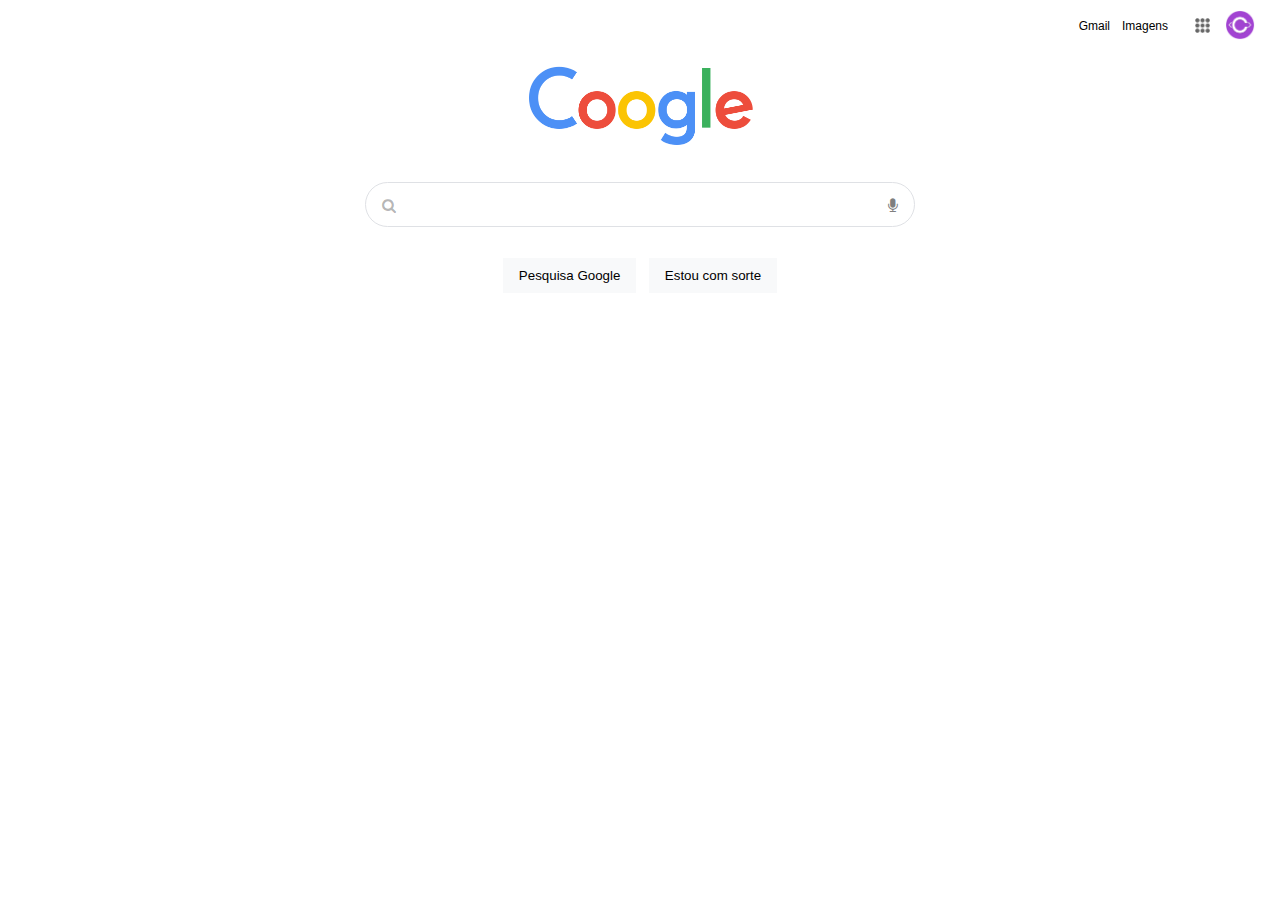
<file: Dia-1-Google/index.html>
<!DOCTYPE html>

<head>
    <meta charset="UTF-8">
    <meta name="viewport" content="width=device-width, initial-scale=1.0">
    <link rel="stylesheet" href="style.css">
    <link rel="icon" type="image/favicon" href="imagens/favicon.ico">
    <link rel="stylesheet" href="https://cdnjs.cloudflare.com/ajax/libs/font-awesome/4.7.0/css/font-awesome.min.css">
    <title>Google</title>
</head>

<body>

<nav class="navbar">
  <ul>
    <li><a href="#">Gmail</a></li>
    <li><a href="#">Imagens</a></li>
  </ul>

  <div class="imagens">
    <a href="#"><img src="imagens/dots.png" alt="Icone de pontos"> </a>
    <a href="#"><img src="imagens/logomarca.png" alt="Logo Codi"></a>
  </div>
</nav>

<div class="google">
    <img src="imagens/google.png" alt="Imagem Google">
</div>

  <div class="search">
    <div class="input">
      <i class="fa fa-search"></i>
      <input type="text">
      <i class="fa fa-microphone"></i>
    </div>

    <div class="buttons">
      <button><a href="#">Pesquisa Google</a></button>
      <button><a href="#">Estou com sorte</a></button>
    </div>
  </div>
  
</body>
</html>
</file>
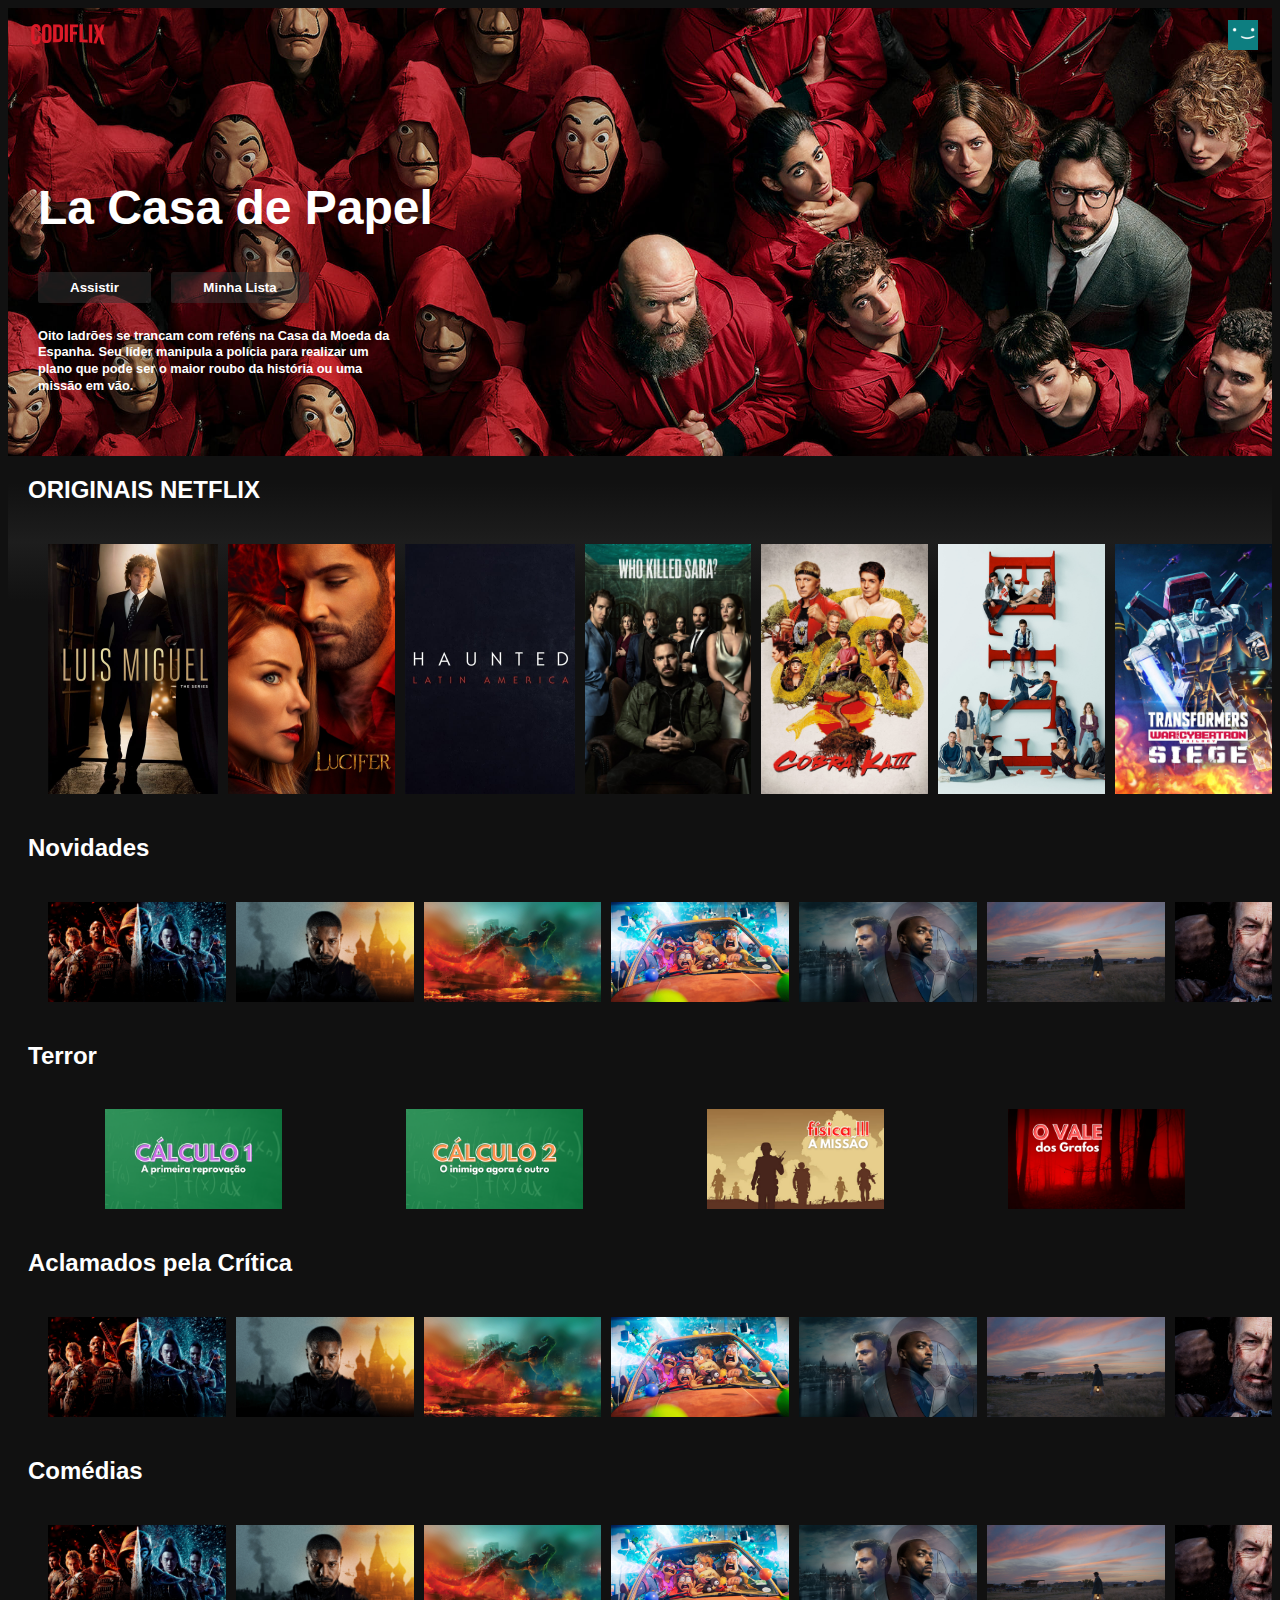
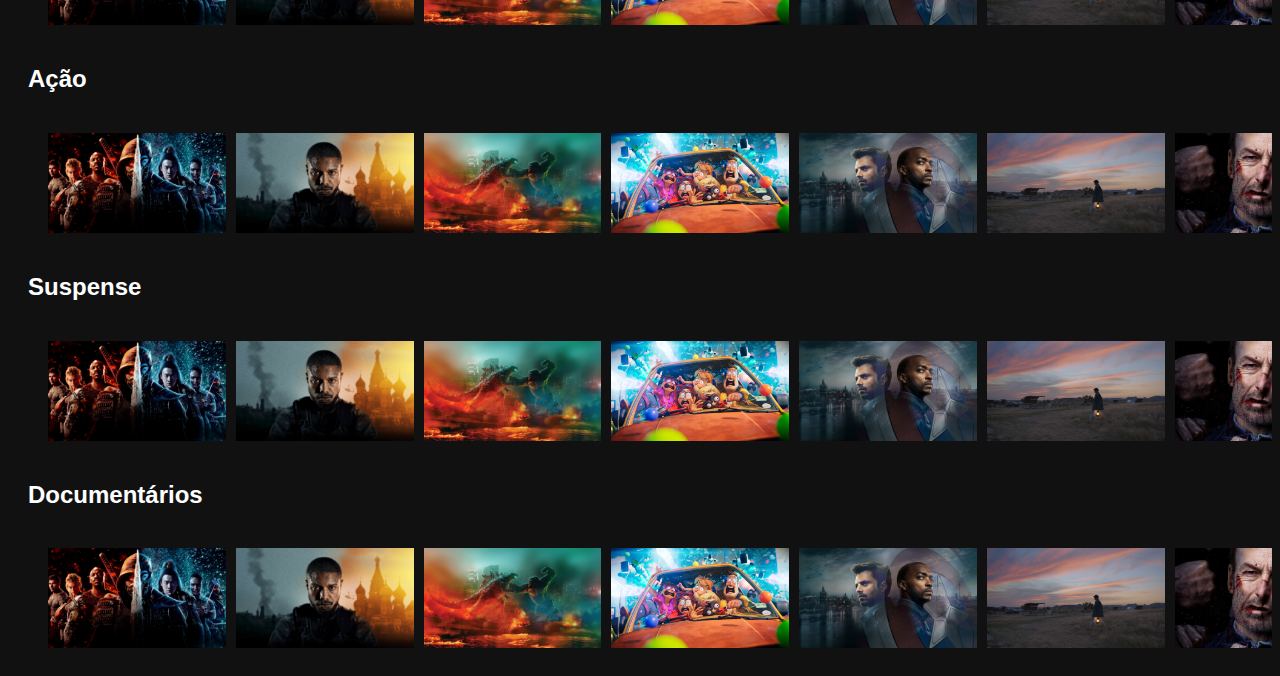
<file: Dia-3-Netflix/index.html>
<!DOCTYPE html>
<html lang="en">
  <head>
    <meta charset="UTF-8" />
    <link rel="icon" type="image/favicon" href="imagens/netflixicone.png" />
    <meta name="viewport" content="width=device-width, initial-scale=1.0" />
    <title>CodiFlix</title>
    <link rel="stylesheet" href="style.css" />
  </head>


  <body>
    <!-- nav -->
    <div id="nav" class="nav" id="nav">
      <img class="nav__logo" src="imagens/netflix-logo.png" alt="" />
      <img class="nav__avatar" src="imagens/netflix-avatar.png" alt="" />
    </div>

    <!-- header -->
    <header class="banner">
      <div class="banner__contents">
        <h1 class="banner__title">La Casa de Papel</h1>
        <div class="banner__buttons">
          <button class="banner__button">Assistir</button>
          <button class="banner__button">Minha Lista</button>
        </div>
        <h1 class="banner__description">
            Oito ladrões se trancam com reféns na Casa da Moeda da Espanha. Seu líder manipula a polícia para realizar um plano que pode ser o maior roubo da história ou uma missão em vão.
        </h1>
      </div>
      <div class="banner--fadeBottom"></div>
    </header>

    <!-- Originais Netflix -->
    <div class="row">
      <h2>ORIGINAIS NETFLIX</h2>
      <div class="row__posters">
        <img class="row__poster row__posterLarge" src="imagens/large-movie1.jpg" alt="" />

        <img class="row__poster row__posterLarge" src="imagens/large-movie2.jpg" alt="" />

        <img class="row__poster row__posterLarge" src="imagens/large-movie3.jpg" alt="" />

        <img class="row__poster row__posterLarge" src="imagens/large-movie4.jpg" alt="" />

        <img class="row__poster row__posterLarge" src="imagens/large-movie5.jpg" alt="" />

        <img class="row__poster row__posterLarge" src="imagens/large-movie6.jpg" alt="" />

        <img class="row__poster row__posterLarge" src="imagens/large-movie7.jpg" alt="" />

        <img class="row__poster row__posterLarge" src="imagens/large-movie8.jpg" alt="" />
      </div>
    </div>

    <div class="row"> 
      <h2>Novidades</h2>
      <div class="row__posters">
        <img class="row__poster" src="imagens/small-movie1.jpg" alt="#"/>
        <img class="row__poster" src="imagens/small-movie2.jpg" alt="#"/>
        <img class="row__poster" src="imagens/small-movie3.jpg" alt="#"/>
        <img class="row__poster" src="imagens/small-movie4.jpg" alt="#"/>
        <img class="row__poster" src="imagens/small-movie5.jpg" alt="#"/>
        <img class="row__poster" src="imagens/small-movie6.jpg" alt="#"/>
        <img class="row__poster" src="imagens/small-movie7.jpg" alt="#"/>
        <img class="row__poster" src="imagens/small-movie8.jpg" alt="#"/>
      </div>
    </div>

    <div class="row"> 
      <h2>Terror</h2>
      <div class="row__posters">
        <img class="row__poster" src="imagens/calculo1novo.png" alt="#"/>
        <img class="row__poster" src="imagens/calculo2novo.png" alt="#"/>
        <img class="row__poster" src="imagens/fisica3novo.png" alt="#"/>
        <img class="row__poster" src="imagens/grafosnovo.png" alt="#"/>
      </div>
    </div>

    <div class="row"> 
      <h2>Aclamados pela Crítica</h2>
      <div class="row__posters">
        <img class="row__poster" src="imagens/small-movie1.jpg" alt="#"/>
        <img class="row__poster" src="imagens/small-movie2.jpg" alt="#"/>
        <img class="row__poster" src="imagens/small-movie3.jpg" alt="#"/>
        <img class="row__poster" src="imagens/small-movie4.jpg" alt="#"/>
        <img class="row__poster" src="imagens/small-movie5.jpg" alt="#"/>
        <img class="row__poster" src="imagens/small-movie6.jpg" alt="#"/>
        <img class="row__poster" src="imagens/small-movie7.jpg" alt="#"/>
        <img class="row__poster" src="imagens/small-movie8.jpg" alt="#"/>
      </div>
    </div>

    <div class="row">
      <h2>Comédias</h2>
      <div class="row__posters">
        <img class="row__poster" src="imagens/small-movie1.jpg" alt="" />

        <img class="row__poster" src="imagens/small-movie2.jpg" alt="" />

        <img class="row__poster" src="imagens/small-movie3.jpg" alt="" />

        <img class="row__poster" src="imagens/small-movie4.jpg" alt="" />

        <img class="row__poster" src="imagens/small-movie5.jpg" alt="" />

        <img class="row__poster" src="imagens/small-movie6.jpg" alt="" />

        <img class="row__poster" src="imagens/small-movie7.jpg" alt="" />

        <img class="row__poster" src="imagens/small-movie8.jpg" alt="" />
      </div>
    </div>

    <div class="row">
      <h2>Ação</h2>
      <div class="row__posters">
        <img class="row__poster" src="imagens/small-movie1.jpg" alt="" />

        <img class="row__poster" src="imagens/small-movie2.jpg" alt="" />

        <img class="row__poster" src="imagens/small-movie3.jpg" alt="" />

        <img class="row__poster" src="imagens/small-movie4.jpg" alt="" />

        <img class="row__poster" src="imagens/small-movie5.jpg" alt="" />

        <img class="row__poster" src="imagens/small-movie6.jpg" alt="" />

        <img class="row__poster" src="imagens/small-movie7.jpg" alt="" />

        <img class="row__poster" src="imagens/small-movie8.jpg" alt="" />
      </div>
    </div>

    <div class="row">
      <h2>Suspense</h2>
      <div class="row__posters">
        <img class="row__poster" src="imagens/small-movie1.jpg" alt="" />

        <img class="row__poster" src="imagens/small-movie2.jpg" alt="" />

        <img class="row__poster" src="imagens/small-movie3.jpg" alt="" />

        <img class="row__poster" src="imagens/small-movie4.jpg" alt="" />

        <img class="row__poster" src="imagens/small-movie5.jpg" alt="" />

        <img class="row__poster" src="imagens/small-movie6.jpg" alt="" />

        <img class="row__poster" src="imagens/small-movie7.jpg" alt="" />

        <img class="row__poster" src="imagens/small-movie8.jpg" alt="" />
      </div>
    </div>
    
    <div class="row">
      <h2>Documentários</h2>
      <div class="row__posters">
        <img class="row__poster" src="imagens/small-movie1.jpg" alt="" />

        <img class="row__poster" src="imagens/small-movie2.jpg" alt="" />

        <img class="row__poster" src="imagens/small-movie3.jpg" alt="" />

        <img class="row__poster" src="imagens/small-movie4.jpg" alt="" />

        <img class="row__poster" src="imagens/small-movie5.jpg" alt="" />

        <img class="row__poster" src="imagens/small-movie6.jpg" alt="" />

        <img class="row__poster" src="imagens/small-movie7.jpg" alt="" />

        <img class="row__poster" src="imagens/small-movie8.jpg" alt="" />
      </div>
    </div>

     <script>
      const nav = document.getElementById('nav');
      window.addEventListener('scroll', () => {
        if (window.scrollY >= 100) {
          nav.classList.add('nav__black');
        } else {
          nav.classList.remove('nav__black');
        }
      });
    </script>
  </body>
</html>
</file>
<file: Dia-1-Google/style.css>
*{
    margin: 0;
    padding: 0;
    box-sizing: border-box;
    font-family: arial,sans-serif;
}

body{
    width: 100%;
}

.navbar{
    width: 100%;
    height: 60px;
    padding: 5px;
    float: right;
    position: relative;
}

.navbar ul{
    display: flex;
    position: absolute;
    right: 100px;
    line-height: 30px;
}

.navbar ul li{
    list-style: none;
    margin: auto 0;
    margin-right: 12px;
}

.navbar ul li a{
    text-decoration: none;
    color: black;
    font-size: 12px;
}

.navbar ul li a:hover{
    text-decoration: underline;
}

.navbar .imagens{
    display: flex;
    height: 30px;
    float: right;
    position: absolute;
    right: 10px;
}

.navbar .imagens a{
    margin-right: 15px;
    align-items: center;
    justify-content: center;
    display: flex;
}

.navbar .imagens a img{
    display: block;
    height: 30px;
    margin: auto 0;
    line-height: 60px;
}

.navbar .imagens a:nth-child(1) img{
    height: 15px;
    opacity: 0.6;
}

.google{
    margin-top: 5px;
    width: 100%;
}

.google img{
    height: 92px;
    line-height: 91px;
    display: block;
    margin: 0 auto;
}

.search{
    width: 550px;
    height: 45px;
    display: block;
    margin: 0 auto;
    margin-top: 25px;
}

.search .input{
    height: 45px;
    position: relative;
}

.search .input input{
    width: 100%; /* a barra de pesquisa ocupada 100% da largura da div*/
    display: block; /* é renderizada como bloco*/
    margin: 0 auto; /* margem de 0 na vertical e auto na horizontal*/
    height: 45px; /* altura de 45px */
    border-radius: 24px; /* bordas arredondadas em 24px */
    outline: none; /* sem contorno*/
    border: 1px solid #dfe1e5; /* configura a borda */
    padding: 0 45px; /* padding de 0 na vertical e 45 na horizontal */
    font-size: 15px; /* tamanho de fonte de 15 px*/
}

.search .input input:hover{
    box-shadow: 2px 1px 2px rgba(0, 0, 0, 0.3);
}

.search .input .fa-search{
    font-size: 15px; /* tamanho de 15px */
    position: absolute;
    left: 17px; /* 17px da esquerda */
    top: 16px; /* 16px do topo */
    color: rgba(0, 0, 0, 0.3); /* cor */
    cursor: pointer; /* cursor vira uma mão apontadora */
}

.search .input .fa-microphone{
    font-size: 15px; /* tamanho de 15px */
    position: absolute;
    right: 17px; /* 17 px da direita */
    top: 16px; /* 16px do topo */
    color: rgba(0, 0, 0, 0.5); /* cor */
    cursor: pointer; /* cursor vira uma mão apontadora */
}

.buttons{
    display: block;
    text-align: center;
    margin-top: 20px;
}

.buttons button{
    min-width: 54px; /* largura mínima de 54px */
    height: 35px; /* altura de 35px */
    padding: 0 16px; /* padding de 0 na vertical e 16px na horizontal */
    margin: 11px 4px; /* margem de 11px na vertical e 4px na horizontal */
    border: none; /* sem bordas */
    background: #f8f9fa; /* cor de fundo */
}

.buttons button:hover{
    border: 1px solid #dadce0;
    border-radius: 4px;
    box-shadow: 0 1px 1px rgba(0, 0, 0, /10%);
}

.buttons button a{
    text-decoration: none;
    color: black;
}
</file>
<file: Dia-3-Netflix/style.css>
*Parte 1: Nav*/

/* Todos os elementos ganham margem zero e seu tamanho será medido contando as bordas */
* {
  margin: 0;
  box-sizing: border-box;
}

/* O corpo da página ganha fonte arial e fundo preto */
body {
  font-family: Arial, Helvetica, sans-serif;
  background-color: #111;
}

/* A logo da Netflix terá 80px */
/*A propriedade CSS object-fit especifica como o conteúdo de um 
elemento substituído deve ser ajustado à caixa estabelecida pela 
altura e largura usadas.*/
/* O conteúdo substituído é dimensionado para manter sua proporção 
enquanto se encaixa na caixa de conteúdo do elemento: seu tamanho de 
objeto concreto é resolvido como uma restrição de restrição em relação 
à largura e altura usadas do elemento. */
.nav__logo {
  width: 80px;
  object-fit: contain;
}

/* A foto "avatar" é ajustar para conter na caixa com a largura de 30px*/
.nav__avatar {
  width: 30px;
  object-fit: contain;
  padding-right: 50px
}


.nav {
  position: fixed; /* sempre fica no mesmo lugar da página*/
  top: 0; /* 0px do topo */
  width: 100%; /* ocupa 100% da largura disponível*/
  display: flex; /* elementos flexíveis*/
  justify-content: space-between; /* os elementos serão igualmente espaçados */
  padding: 20px; /* padding de 20px do conteúdo as bordas em todos os lados */
  z-index: 1; /* fica acima de todos os outros elementos */
  transition-timing-function: ease-in; /* Efeito de transição com início lento */
  transition: all 0.5s; /* Aparece em 0.5s */
}

/* Parte 2: Header; */

/* Configura a imagem de fundo do banner, centraliza, colocar uma cor branca acima
o banner fica contido na div, com altura 448px */
.banner {
  background-image: url('imagens/banner.jpg');
  background-size: cover;
  background-position: center center;
  color: white;
  object-fit: contain;
  height: 448px;
}

/* configura as margens, padding e altura da div banner */
.banner__contents {
  margin-left: 30px;
  padding-top: 140px;
  height: 190px;
}

/* o título terá fonte 3x maior que as demais, peso 800 e uma distância em relação
aos botões */
.banner__title {
  font-size: 3rem;
  font-weight: 800;
  padding-bottom: 0.3rem;
}

/* a descrição tem 45 relativo de largura, linha vertical de 1.3
padding em relação ao topo de 1rem, tamanho de fonte e altura máxima relativas
e altura 180px */
.banner__description {
  width: 45rem;
  line-height: 1.3;
  padding-top: 1rem;
  font-size: 0.8rem;
  max-width: 360px;
  height: 180px;
}

/* configuração dos botões do banner */
.banner__button {
  cursor: pointer; /* cursor apontador */
  color: #fff;/* cor branca */
  outline: none; /* sem sublinhado */
  border: none; /* sem borda */
  font-weight: 700; /* negrito */
  border-radius: 0.2vw; /* borda arredondada*/
  padding-left: 2rem; /* padding esquerda */
  padding-right: 2rem; /* padding direita */
  margin-right: 1rem; /* margem em cima */
  padding-top: 0.5rem; /* padding em cima */
  padding-bottom: 0.5rem; /* padding em baixo */
  background-color: rgba(51, 51, 51, 0.5); /* cor de fundo */
}

/* quando selecionamos o botão com o mouse, ele muda de cor com animação */
.banner__button:hover {
  color: #000;
  background-color: #e6e6e6;
  transition: all 0.2s;
}

/* configuração que posiciona o banner e aplica um fade out na imagem que vai ficando
com a cor do conteúdo que vem a seguir */
.banner--fadeBottom {
  margin-top: 145px;
  height: 7.4rem;
  background-image: linear-gradient(180deg, transparent, rgba(37, 37, 37, 0.61), #111);
}

/* Parte 3: row*/

/* largura de 100%, ajustado a div, altura maxima de 100px e margem direita de 10px,
transição de 450ms*/
.row__poster {
  width: 100%;
  object-fit: contain;
  max-height: 100px;
  margin-right: 10px;
  transition: transform 450ms;
}

/* posters flexíveis, As propriedades overflow-x e overflow-y especificam se 
o estouro do conteúdo deve ser alterado apenas horizontalmente ou verticalmente (ou ambos):
padding de 20px aplicado em todas as direções
*/
.row__posters {
  display: flex;
  overflow-y: hidden;
  overflow-x: scroll;
  padding: 20px;
}

/* quando passamos o mouse no poster, ele cresce */
.row__poster:hover {
  transform: scale(1.08);
}

/* configura a barra de rolagem */
.row__posters::-webkit-scrollbar {
  display: none;
}

/* o poster grade tem altura maxima de 250px */
.row__posterLarge {
  max-height: 250px;
}

/* o poster largo cresce mais quando selecionado */
.row__posterLarge:hover {
  transform: scale(1.09);
}

/* cor branca e margem esquerda de 20px */
.row {
  color: white;
  margin-left: 20px;
}

/* Parte 5: nav black; */

/* cor de fundo preta */
.nav__black {
  background-color: #111; /**/
  padding:15px;
}
</file>
